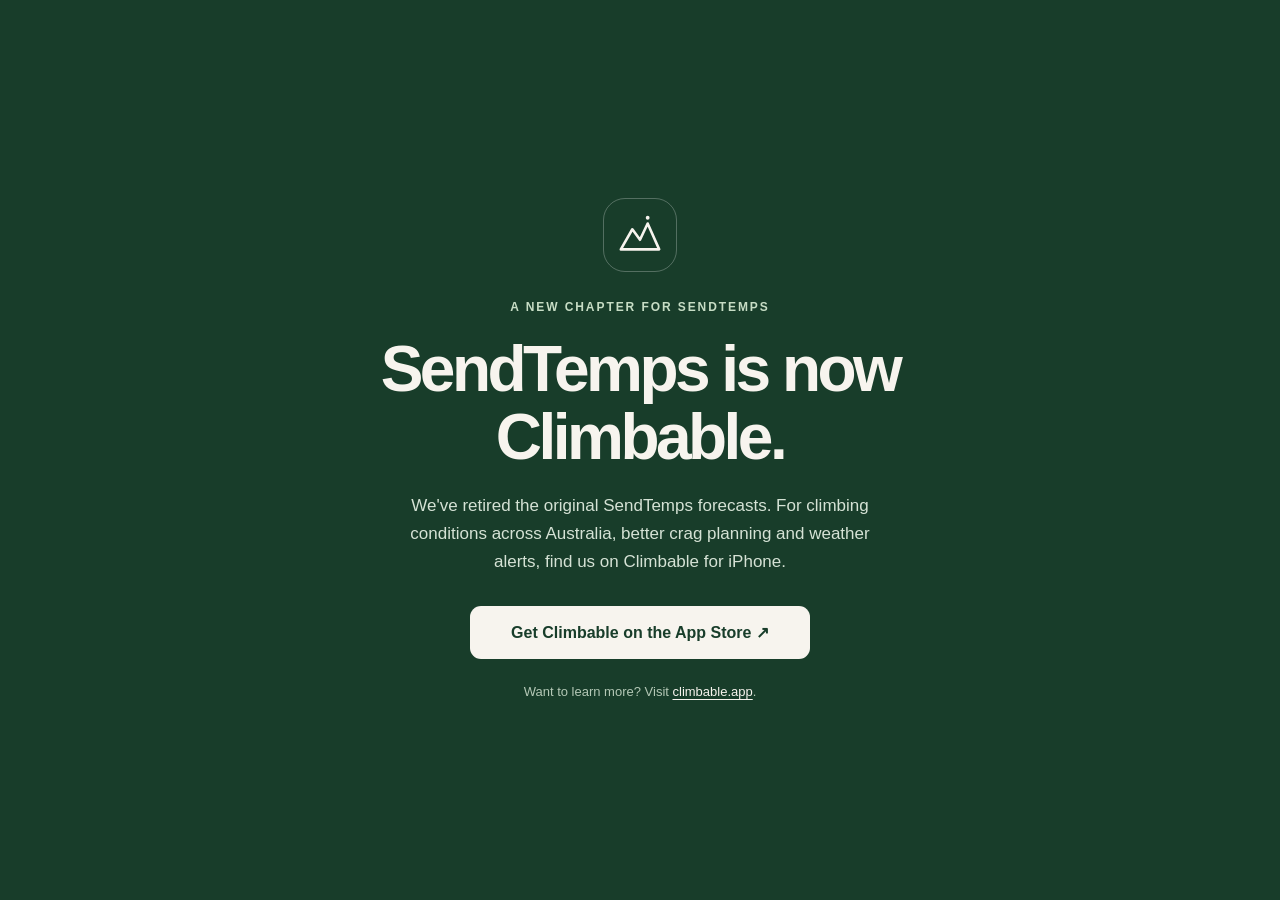
<file: index.html>
<!doctype html>
<html lang="en">
<head>
  <meta charset="UTF-8">
  <meta name="viewport" content="width=device-width, initial-scale=1, viewport-fit=cover">
  <meta name="theme-color" content="#183d2a">
  <meta name="description" content="SendTemps has become Climbable. Discover climbing conditions across Australia in the Climbable iPhone app.">
  <meta http-equiv="Cache-Control" content="no-cache">
  <title>SendTemps is now Climbable</title>
  <link rel="icon" type="image/svg+xml" href="favicon.svg">
  <style>
    :root { color-scheme: dark; font-family: -apple-system, BlinkMacSystemFont, "Segoe UI", sans-serif; }
    * { box-sizing: border-box; }
    body { margin: 0; min-height: 100vh; min-height: 100dvh; background: #183d2a; color: #f7f4ee; display: grid; place-items: center; padding: 36px 22px; }
    main { width: min(100%, 540px); text-align: center; }
    .eyebrow { display: block; margin-bottom: 22px; color: #c7ddc5; font-size: 12px; font-weight: 700; letter-spacing: .16em; text-transform: uppercase; }
    .mark { width: 74px; height: 74px; margin: 0 auto 28px; display: grid; place-items: center; border: 1px solid rgba(255,255,255,.26); border-radius: 22px; }
    .mark svg { width: 46px; height: 46px; }
    h1 { margin: 0 0 20px; font-size: clamp(38px, 8vw, 64px); font-weight: 750; letter-spacing: -.055em; line-height: 1.06; }
    p { max-width: 460px; margin: 0 auto 30px; color: #d5e2d5; font-size: 17px; line-height: 1.65; }
    .cta { display: inline-block; width: min(100%, 340px); padding: 17px 24px; border-radius: 11px; background: #f7f4ee; color: #183d2a; font-size: 16px; font-weight: 750; text-decoration: none; transition: background .15s; }
    .cta:hover, .cta:focus-visible { background: #dcebdc; }
    .note { display: block; margin-top: 23px; color: #b4c8b6; font-size: 13px; line-height: 1.5; }
    .note a { color: #f7f4ee; text-underline-offset: 3px; }
  </style>
</head>
<body>
  <main>
    <div class="mark" aria-hidden="true">
      <svg viewBox="0 0 48 48" fill="none" stroke="currentColor" stroke-width="2.7" stroke-linecap="round" stroke-linejoin="round"><path d="M4 39 16 18l8 11L32 12l12 27H4Z"/><circle cx="32" cy="6" r="2" fill="currentColor" stroke="none"/></svg>
    </div>
    <span class="eyebrow">A new chapter for SendTemps</span>
    <h1>SendTemps is now Climbable.</h1>
    <p>We've retired the original SendTemps forecasts. For climbing conditions across Australia, better crag planning and weather alerts, find us on Climbable for iPhone.</p>
    <a class="cta" href="https://apps.apple.com/au/app/climbable/id6804840351">Get Climbable on the App Store ↗</a>
    <span class="note">Want to learn more? Visit <a href="https://climbable.app/">climbable.app</a>.</span>
  </main>
  <script>
    // Refresh the existing PWA service worker so returning users receive this page.
    if ('serviceWorker' in navigator) {
      window.addEventListener('load', function () {
        navigator.serviceWorker.register('./sw.js').then(function (registration) {
          registration.update().catch(function () {});
        }).catch(function () {});
      });
    }
  </script>
</body>
</html>
</file>
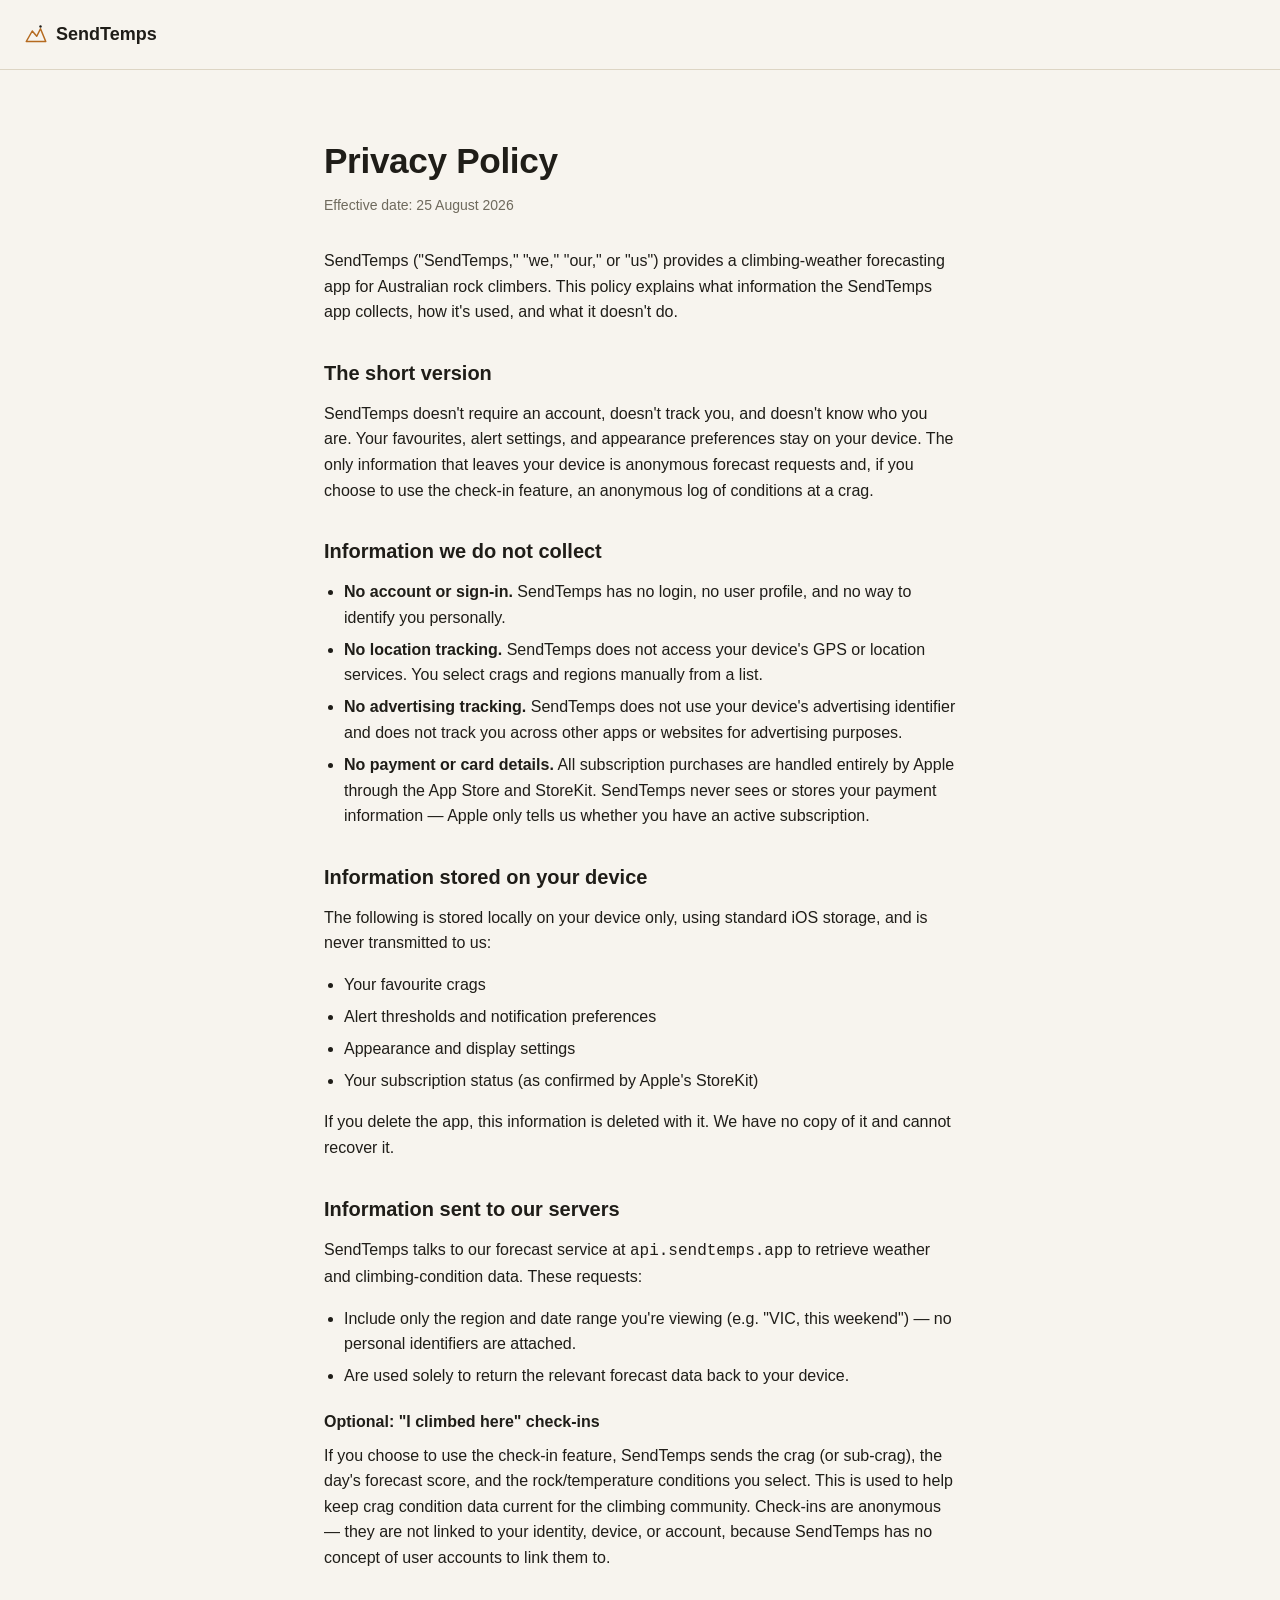
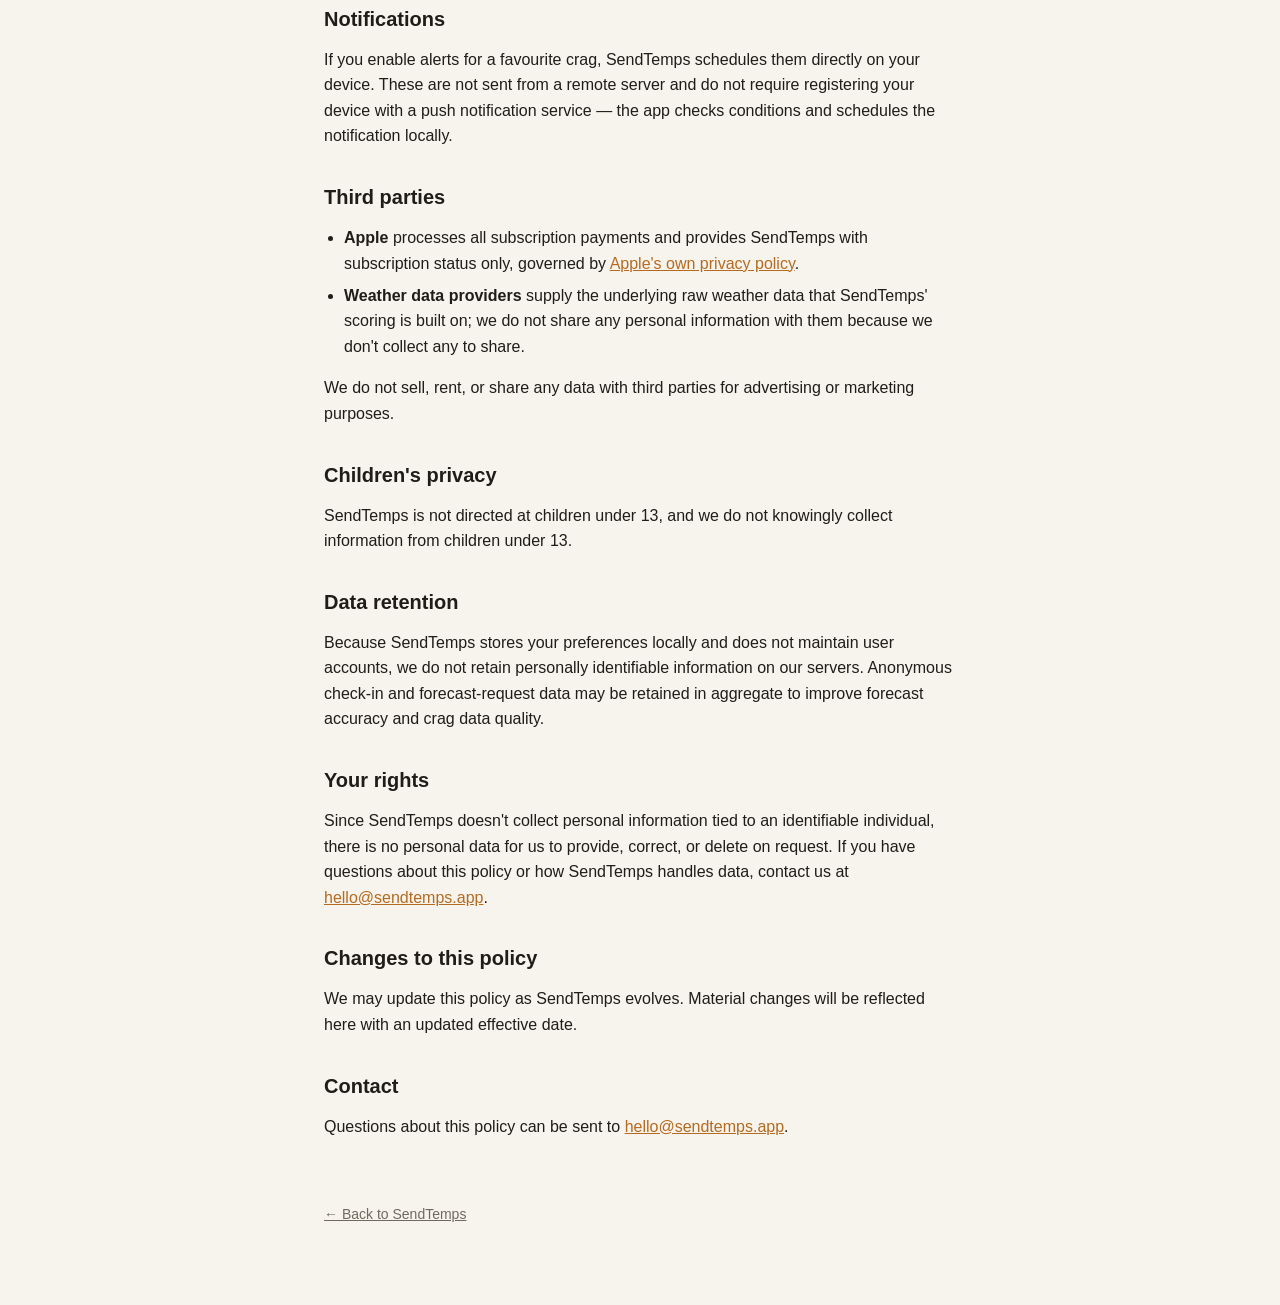
<file: privacy.html>
<!doctype html>
<html lang="en">
  <head>
    <meta charset="UTF-8" />
    <meta name="viewport" content="width=device-width, initial-scale=1, viewport-fit=cover" />
    <meta name="theme-color" content="#1a1815" media="(prefers-color-scheme: dark)" />
    <meta name="theme-color" content="#f7f4ee" media="(prefers-color-scheme: light)" />
    <meta name="description" content="SendTemps privacy policy — what the app collects, what it doesn't, and how your data is handled." />
    <title>Privacy Policy — SendTemps</title>
    <link rel="apple-touch-icon" href="icon-180.png" />
    <link rel="icon" type="image/svg+xml" href="favicon.svg" />
    <link
      href="https://api.fontshare.com/v2/css?f[]=general-sans@500,600,700&f[]=switzer@400,500,600,700&display=swap"
      rel="stylesheet"
    />
    <style>
      :root, [data-theme='light'] {
        --color-bg: #f7f4ee;
        --color-surface: #fbf8f2;
        --color-divider: #ddd5c4;
        --color-border: #cdc3ad;
        --color-text: #1f1d18;
        --color-text-muted: #6f6a5d;
        --color-primary: #b56a1f;
      }
      [data-theme='dark'] {
        --color-bg: #15140f;
        --color-surface: #1d1c17;
        --color-divider: #2a2823;
        --color-border: #3a382f;
        --color-text: #e8e3d6;
        --color-text-muted: #948d7c;
        --color-primary: #e6a050;
      }
      * { box-sizing: border-box; }
      html { -webkit-font-smoothing: antialiased; }
      body {
        margin: 0;
        min-height: 100dvh;
        background: var(--color-bg);
        color: var(--color-text);
        font-family: 'Switzer', -apple-system, BlinkMacSystemFont, 'Segoe UI', sans-serif;
        font-size: 1rem;
        line-height: 1.6;
      }
      header {
        display: flex;
        align-items: center;
        justify-content: space-between;
        padding: 1.25rem 1.5rem;
        border-bottom: 1px solid var(--color-divider);
      }
      .brand {
        display: flex;
        align-items: center;
        gap: 0.5rem;
        text-decoration: none;
        color: var(--color-text);
      }
      .brand svg { stroke: var(--color-primary); }
      .brand h1 {
        font-family: 'General Sans', sans-serif;
        font-size: 1.125rem;
        font-weight: 700;
        margin: 0;
      }
      main {
        max-width: 680px;
        margin: 0 auto;
        padding: 2.5rem 1.5rem 5rem;
      }
      h1.page-title {
        font-family: 'General Sans', sans-serif;
        font-size: clamp(1.5rem, 1.2rem + 1.25vw, 2.25rem);
        font-weight: 700;
        letter-spacing: -0.01em;
        margin-bottom: 0.25rem;
      }
      .effective-date {
        color: var(--color-text-muted);
        font-size: 0.875rem;
        margin-bottom: 2rem;
      }
      h2 {
        font-family: 'General Sans', sans-serif;
        font-size: 1.25rem;
        font-weight: 600;
        margin: 2rem 0 0.75rem;
      }
      h3 {
        font-family: 'General Sans', sans-serif;
        font-size: 1rem;
        font-weight: 600;
        margin: 1.25rem 0 0.5rem;
      }
      p { margin: 0 0 1rem; }
      ul { margin: 0 0 1rem; padding-left: 1.25rem; }
      li { margin-bottom: 0.4rem; }
      a { color: var(--color-primary); text-decoration: underline; }
      .back-link {
        display: inline-block;
        margin-top: 3rem;
        font-size: 0.875rem;
        color: var(--color-text-muted);
      }
    </style>
  </head>
  <body>
    <header>
      <a class="brand" href="/">
        <svg width="24" height="24" viewBox="0 0 32 32" fill="none" stroke="currentColor" stroke-width="2" stroke-linecap="round" stroke-linejoin="round" aria-hidden="true">
          <path d="M3 26 L11 12 L17 19 L22 9 L29 26 Z" />
          <circle cx="22" cy="6" r="1.6" fill="currentColor" stroke="none" />
        </svg>
        <h1>SendTemps</h1>
      </a>
    </header>

    <main>
      <h1 class="page-title">Privacy Policy</h1>
      <p class="effective-date">Effective date: 25 August 2026</p>

      <p>SendTemps ("SendTemps," "we," "our," or "us") provides a climbing-weather forecasting app for Australian rock climbers. This policy explains what information the SendTemps app collects, how it's used, and what it doesn't do.</p>

      <h2>The short version</h2>
      <p>SendTemps doesn't require an account, doesn't track you, and doesn't know who you are. Your favourites, alert settings, and appearance preferences stay on your device. The only information that leaves your device is anonymous forecast requests and, if you choose to use the check-in feature, an anonymous log of conditions at a crag.</p>

      <h2>Information we do not collect</h2>
      <ul>
        <li><strong>No account or sign-in.</strong> SendTemps has no login, no user profile, and no way to identify you personally.</li>
        <li><strong>No location tracking.</strong> SendTemps does not access your device's GPS or location services. You select crags and regions manually from a list.</li>
        <li><strong>No advertising tracking.</strong> SendTemps does not use your device's advertising identifier and does not track you across other apps or websites for advertising purposes.</li>
        <li><strong>No payment or card details.</strong> All subscription purchases are handled entirely by Apple through the App Store and StoreKit. SendTemps never sees or stores your payment information — Apple only tells us whether you have an active subscription.</li>
      </ul>

      <h2>Information stored on your device</h2>
      <p>The following is stored locally on your device only, using standard iOS storage, and is never transmitted to us:</p>
      <ul>
        <li>Your favourite crags</li>
        <li>Alert thresholds and notification preferences</li>
        <li>Appearance and display settings</li>
        <li>Your subscription status (as confirmed by Apple's StoreKit)</li>
      </ul>
      <p>If you delete the app, this information is deleted with it. We have no copy of it and cannot recover it.</p>

      <h2>Information sent to our servers</h2>
      <p>SendTemps talks to our forecast service at <code>api.sendtemps.app</code> to retrieve weather and climbing-condition data. These requests:</p>
      <ul>
        <li>Include only the region and date range you're viewing (e.g. "VIC, this weekend") — no personal identifiers are attached.</li>
        <li>Are used solely to return the relevant forecast data back to your device.</li>
      </ul>

      <h3>Optional: "I climbed here" check-ins</h3>
      <p>If you choose to use the check-in feature, SendTemps sends the crag (or sub-crag), the day's forecast score, and the rock/temperature conditions you select. This is used to help keep crag condition data current for the climbing community. Check-ins are anonymous — they are not linked to your identity, device, or account, because SendTemps has no concept of user accounts to link them to.</p>

      <h2>Notifications</h2>
      <p>If you enable alerts for a favourite crag, SendTemps schedules them directly on your device. These are not sent from a remote server and do not require registering your device with a push notification service — the app checks conditions and schedules the notification locally.</p>

      <h2>Third parties</h2>
      <ul>
        <li><strong>Apple</strong> processes all subscription payments and provides SendTemps with subscription status only, governed by <a href="https://www.apple.com/legal/privacy/" target="_blank" rel="noopener">Apple's own privacy policy</a>.</li>
        <li><strong>Weather data providers</strong> supply the underlying raw weather data that SendTemps' scoring is built on; we do not share any personal information with them because we don't collect any to share.</li>
      </ul>
      <p>We do not sell, rent, or share any data with third parties for advertising or marketing purposes.</p>

      <h2>Children's privacy</h2>
      <p>SendTemps is not directed at children under 13, and we do not knowingly collect information from children under 13.</p>

      <h2>Data retention</h2>
      <p>Because SendTemps stores your preferences locally and does not maintain user accounts, we do not retain personally identifiable information on our servers. Anonymous check-in and forecast-request data may be retained in aggregate to improve forecast accuracy and crag data quality.</p>

      <h2>Your rights</h2>
      <p>Since SendTemps doesn't collect personal information tied to an identifiable individual, there is no personal data for us to provide, correct, or delete on request. If you have questions about this policy or how SendTemps handles data, contact us at <a href="mailto:hello@sendtemps.app">hello@sendtemps.app</a>.</p>

      <h2>Changes to this policy</h2>
      <p>We may update this policy as SendTemps evolves. Material changes will be reflected here with an updated effective date.</p>

      <h2>Contact</h2>
      <p>Questions about this policy can be sent to <a href="mailto:hello@sendtemps.app">hello@sendtemps.app</a>.</p>

      <a class="back-link" href="/">&larr; Back to SendTemps</a>
    </main>

    <script>
      (function () {
        var d = matchMedia('(prefers-color-scheme:dark)').matches ? 'dark' : 'light';
        document.documentElement.setAttribute('data-theme', d);
      })();
    </script>
  </body>
</html>
</file>
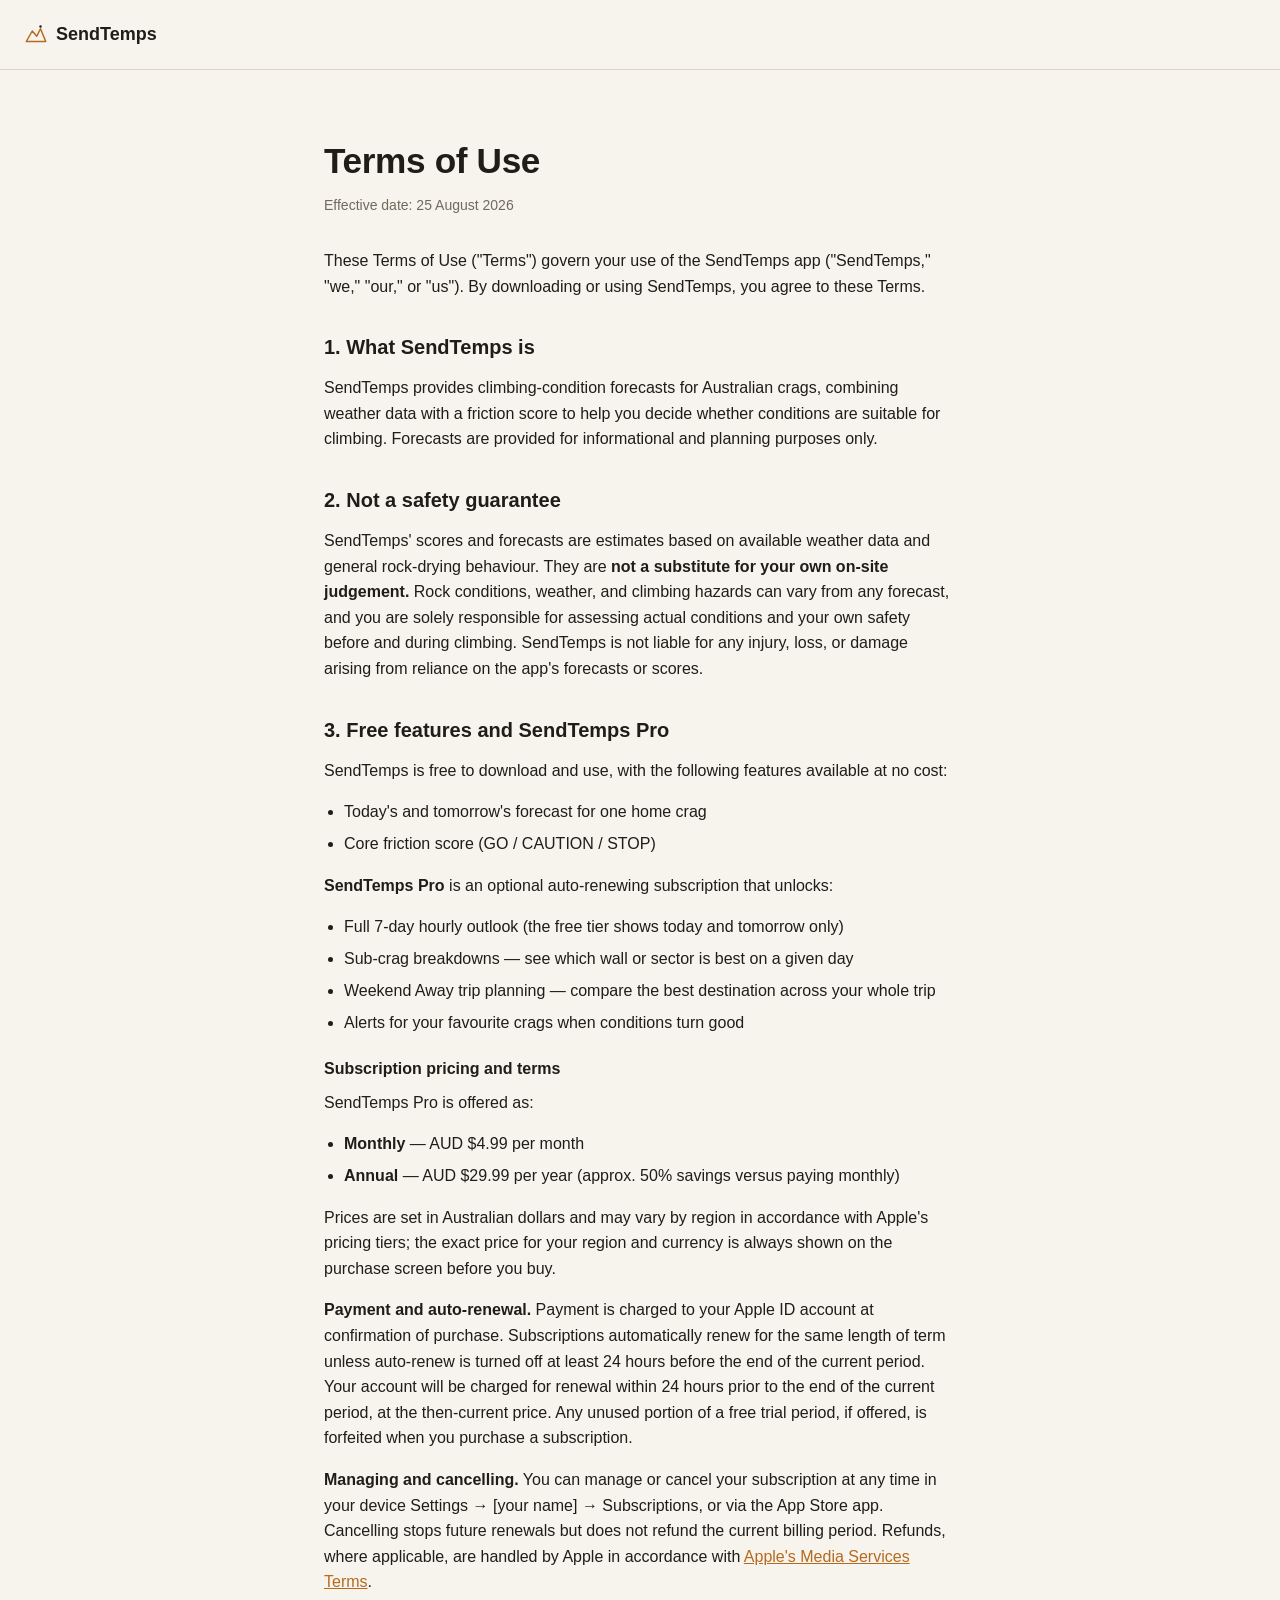
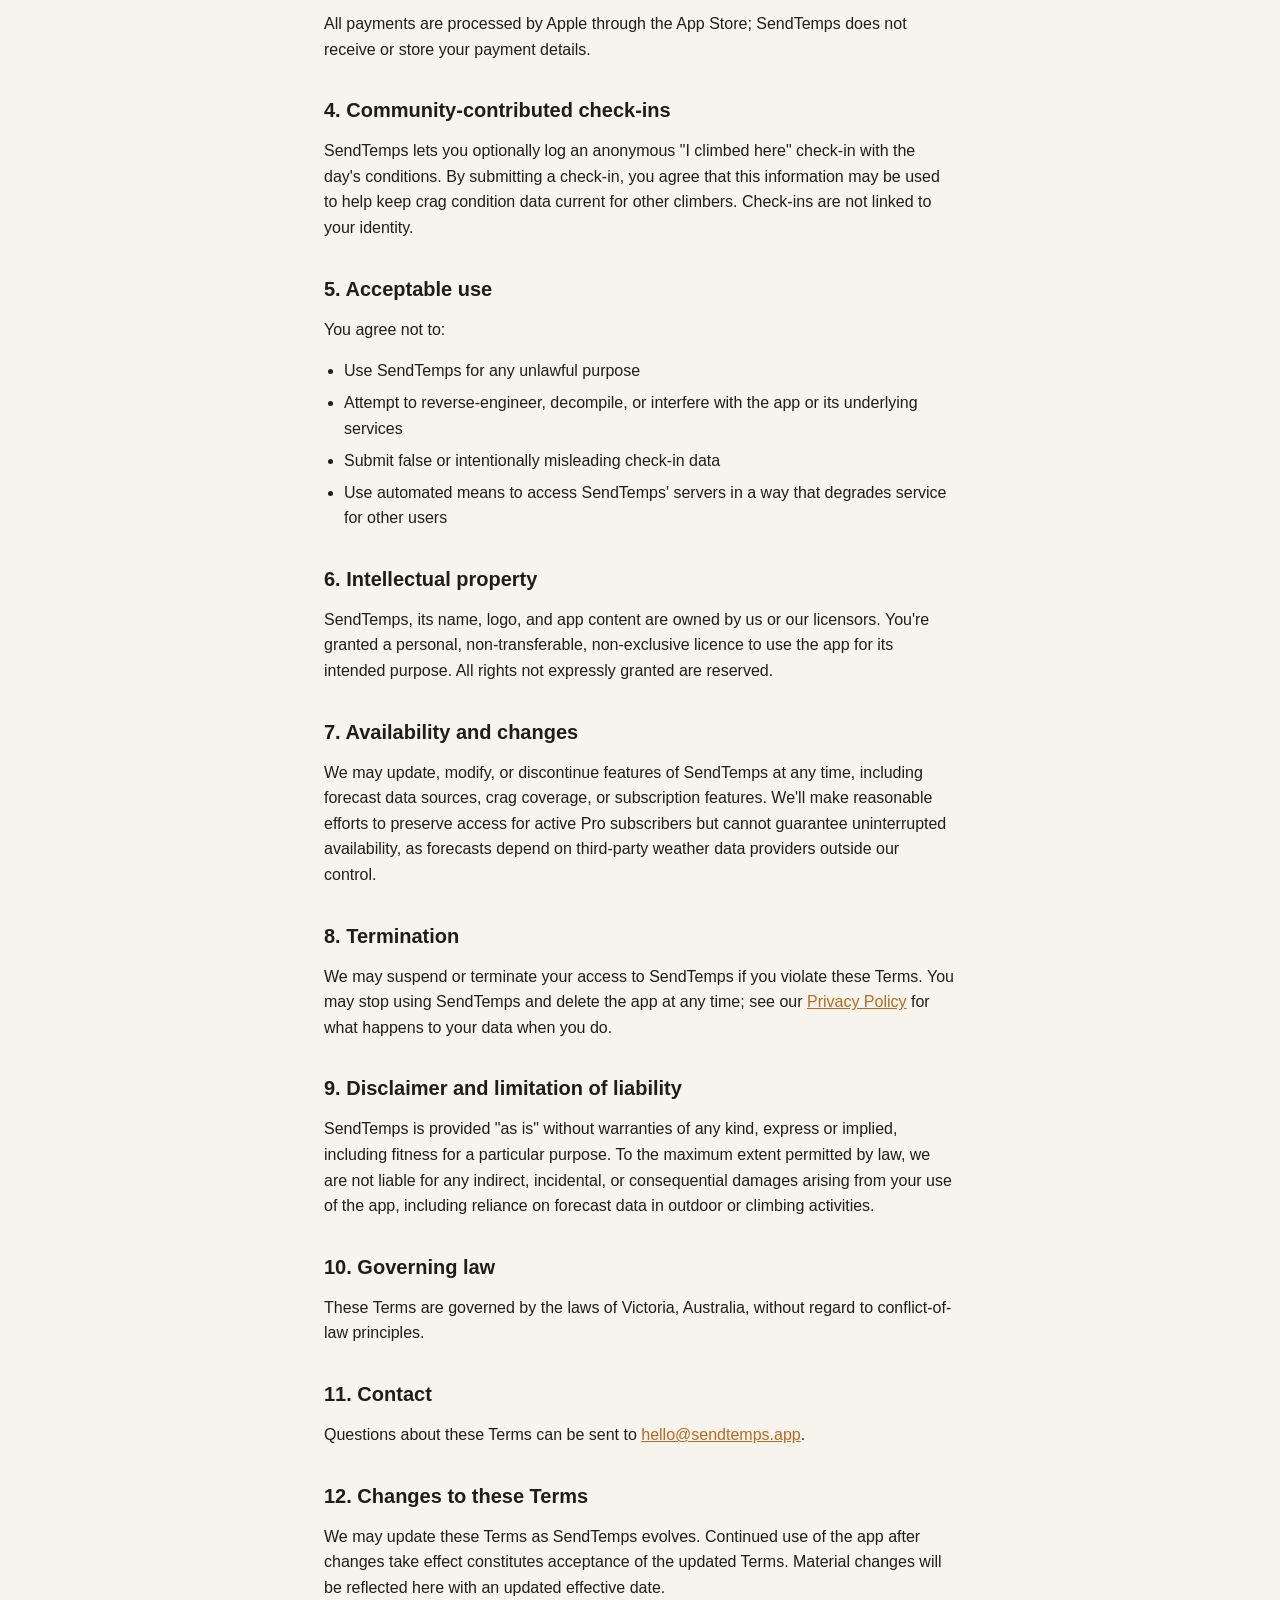
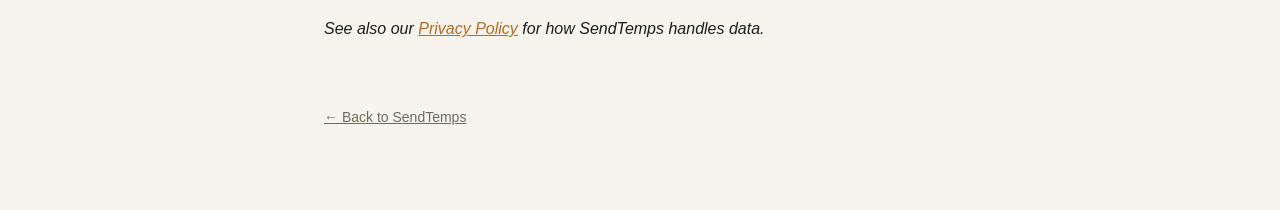
<file: terms.html>
<!doctype html>
<html lang="en">
  <head>
    <meta charset="UTF-8" />
    <meta name="viewport" content="width=device-width, initial-scale=1, viewport-fit=cover" />
    <meta name="theme-color" content="#1a1815" media="(prefers-color-scheme: dark)" />
    <meta name="theme-color" content="#f7f4ee" media="(prefers-color-scheme: light)" />
    <meta name="description" content="SendTemps terms of use — subscription terms, acceptable use, and disclaimers." />
    <title>Terms of Use — SendTemps</title>
    <link rel="apple-touch-icon" href="icon-180.png" />
    <link rel="icon" type="image/svg+xml" href="favicon.svg" />
    <link
      href="https://api.fontshare.com/v2/css?f[]=general-sans@500,600,700&f[]=switzer@400,500,600,700&display=swap"
      rel="stylesheet"
    />
    <style>
      :root, [data-theme='light'] {
        --color-bg: #f7f4ee;
        --color-surface: #fbf8f2;
        --color-divider: #ddd5c4;
        --color-border: #cdc3ad;
        --color-text: #1f1d18;
        --color-text-muted: #6f6a5d;
        --color-primary: #b56a1f;
      }
      [data-theme='dark'] {
        --color-bg: #15140f;
        --color-surface: #1d1c17;
        --color-divider: #2a2823;
        --color-border: #3a382f;
        --color-text: #e8e3d6;
        --color-text-muted: #948d7c;
        --color-primary: #e6a050;
      }
      * { box-sizing: border-box; }
      html { -webkit-font-smoothing: antialiased; }
      body {
        margin: 0;
        min-height: 100dvh;
        background: var(--color-bg);
        color: var(--color-text);
        font-family: 'Switzer', -apple-system, BlinkMacSystemFont, 'Segoe UI', sans-serif;
        font-size: 1rem;
        line-height: 1.6;
      }
      header {
        display: flex;
        align-items: center;
        justify-content: space-between;
        padding: 1.25rem 1.5rem;
        border-bottom: 1px solid var(--color-divider);
      }
      .brand {
        display: flex;
        align-items: center;
        gap: 0.5rem;
        text-decoration: none;
        color: var(--color-text);
      }
      .brand svg { stroke: var(--color-primary); }
      .brand h1 {
        font-family: 'General Sans', sans-serif;
        font-size: 1.125rem;
        font-weight: 700;
        margin: 0;
      }
      main {
        max-width: 680px;
        margin: 0 auto;
        padding: 2.5rem 1.5rem 5rem;
      }
      h1.page-title {
        font-family: 'General Sans', sans-serif;
        font-size: clamp(1.5rem, 1.2rem + 1.25vw, 2.25rem);
        font-weight: 700;
        letter-spacing: -0.01em;
        margin-bottom: 0.25rem;
      }
      .effective-date {
        color: var(--color-text-muted);
        font-size: 0.875rem;
        margin-bottom: 2rem;
      }
      h2 {
        font-family: 'General Sans', sans-serif;
        font-size: 1.25rem;
        font-weight: 600;
        margin: 2rem 0 0.75rem;
      }
      h3 {
        font-family: 'General Sans', sans-serif;
        font-size: 1rem;
        font-weight: 600;
        margin: 1.25rem 0 0.5rem;
      }
      p { margin: 0 0 1rem; }
      ul { margin: 0 0 1rem; padding-left: 1.25rem; }
      li { margin-bottom: 0.4rem; }
      a { color: var(--color-primary); text-decoration: underline; }
      .back-link {
        display: inline-block;
        margin-top: 3rem;
        font-size: 0.875rem;
        color: var(--color-text-muted);
      }
    </style>
  </head>
  <body>
    <header>
      <a class="brand" href="/">
        <svg width="24" height="24" viewBox="0 0 32 32" fill="none" stroke="currentColor" stroke-width="2" stroke-linecap="round" stroke-linejoin="round" aria-hidden="true">
          <path d="M3 26 L11 12 L17 19 L22 9 L29 26 Z" />
          <circle cx="22" cy="6" r="1.6" fill="currentColor" stroke="none" />
        </svg>
        <h1>SendTemps</h1>
      </a>
    </header>

    <main>
      <h1 class="page-title">Terms of Use</h1>
      <p class="effective-date">Effective date: 25 August 2026</p>

      <p>These Terms of Use ("Terms") govern your use of the SendTemps app ("SendTemps," "we," "our," or "us"). By downloading or using SendTemps, you agree to these Terms.</p>

      <h2>1. What SendTemps is</h2>
      <p>SendTemps provides climbing-condition forecasts for Australian crags, combining weather data with a friction score to help you decide whether conditions are suitable for climbing. Forecasts are provided for informational and planning purposes only.</p>

      <h2>2. Not a safety guarantee</h2>
      <p>SendTemps' scores and forecasts are estimates based on available weather data and general rock-drying behaviour. They are <strong>not a substitute for your own on-site judgement.</strong> Rock conditions, weather, and climbing hazards can vary from any forecast, and you are solely responsible for assessing actual conditions and your own safety before and during climbing. SendTemps is not liable for any injury, loss, or damage arising from reliance on the app's forecasts or scores.</p>

      <h2>3. Free features and SendTemps Pro</h2>
      <p>SendTemps is free to download and use, with the following features available at no cost:</p>
      <ul>
        <li>Today's and tomorrow's forecast for one home crag</li>
        <li>Core friction score (GO / CAUTION / STOP)</li>
      </ul>
      <p><strong>SendTemps Pro</strong> is an optional auto-renewing subscription that unlocks:</p>
      <ul>
        <li>Full 7-day hourly outlook (the free tier shows today and tomorrow only)</li>
        <li>Sub-crag breakdowns — see which wall or sector is best on a given day</li>
        <li>Weekend Away trip planning — compare the best destination across your whole trip</li>
        <li>Alerts for your favourite crags when conditions turn good</li>
      </ul>

      <h3>Subscription pricing and terms</h3>
      <p>SendTemps Pro is offered as:</p>
      <ul>
        <li><strong>Monthly</strong> — AUD $4.99 per month</li>
        <li><strong>Annual</strong> — AUD $29.99 per year (approx. 50% savings versus paying monthly)</li>
      </ul>
      <p>Prices are set in Australian dollars and may vary by region in accordance with Apple's pricing tiers; the exact price for your region and currency is always shown on the purchase screen before you buy.</p>
      <p><strong>Payment and auto-renewal.</strong> Payment is charged to your Apple ID account at confirmation of purchase. Subscriptions automatically renew for the same length of term unless auto-renew is turned off at least 24 hours before the end of the current period. Your account will be charged for renewal within 24 hours prior to the end of the current period, at the then-current price. Any unused portion of a free trial period, if offered, is forfeited when you purchase a subscription.</p>
      <p><strong>Managing and cancelling.</strong> You can manage or cancel your subscription at any time in your device Settings &rarr; [your name] &rarr; Subscriptions, or via the App Store app. Cancelling stops future renewals but does not refund the current billing period. Refunds, where applicable, are handled by Apple in accordance with <a href="https://www.apple.com/legal/internet-services/itunes/" target="_blank" rel="noopener">Apple's Media Services Terms</a>.</p>
      <p>All payments are processed by Apple through the App Store; SendTemps does not receive or store your payment details.</p>

      <h2>4. Community-contributed check-ins</h2>
      <p>SendTemps lets you optionally log an anonymous "I climbed here" check-in with the day's conditions. By submitting a check-in, you agree that this information may be used to help keep crag condition data current for other climbers. Check-ins are not linked to your identity.</p>

      <h2>5. Acceptable use</h2>
      <p>You agree not to:</p>
      <ul>
        <li>Use SendTemps for any unlawful purpose</li>
        <li>Attempt to reverse-engineer, decompile, or interfere with the app or its underlying services</li>
        <li>Submit false or intentionally misleading check-in data</li>
        <li>Use automated means to access SendTemps' servers in a way that degrades service for other users</li>
      </ul>

      <h2>6. Intellectual property</h2>
      <p>SendTemps, its name, logo, and app content are owned by us or our licensors. You're granted a personal, non-transferable, non-exclusive licence to use the app for its intended purpose. All rights not expressly granted are reserved.</p>

      <h2>7. Availability and changes</h2>
      <p>We may update, modify, or discontinue features of SendTemps at any time, including forecast data sources, crag coverage, or subscription features. We'll make reasonable efforts to preserve access for active Pro subscribers but cannot guarantee uninterrupted availability, as forecasts depend on third-party weather data providers outside our control.</p>

      <h2>8. Termination</h2>
      <p>We may suspend or terminate your access to SendTemps if you violate these Terms. You may stop using SendTemps and delete the app at any time; see our <a href="/privacy.html">Privacy Policy</a> for what happens to your data when you do.</p>

      <h2>9. Disclaimer and limitation of liability</h2>
      <p>SendTemps is provided "as is" without warranties of any kind, express or implied, including fitness for a particular purpose. To the maximum extent permitted by law, we are not liable for any indirect, incidental, or consequential damages arising from your use of the app, including reliance on forecast data in outdoor or climbing activities.</p>

      <h2>10. Governing law</h2>
      <p>These Terms are governed by the laws of Victoria, Australia, without regard to conflict-of-law principles.</p>

      <h2>11. Contact</h2>
      <p>Questions about these Terms can be sent to <a href="mailto:hello@sendtemps.app">hello@sendtemps.app</a>.</p>

      <h2>12. Changes to these Terms</h2>
      <p>We may update these Terms as SendTemps evolves. Continued use of the app after changes take effect constitutes acceptance of the updated Terms. Material changes will be reflected here with an updated effective date.</p>

      <p><em>See also our <a href="/privacy.html">Privacy Policy</a> for how SendTemps handles data.</em></p>

      <a class="back-link" href="/">&larr; Back to SendTemps</a>
    </main>

    <script>
      (function () {
        var d = matchMedia('(prefers-color-scheme:dark)').matches ? 'dark' : 'light';
        document.documentElement.setAttribute('data-theme', d);
      })();
    </script>
  </body>
</html>
</file>
